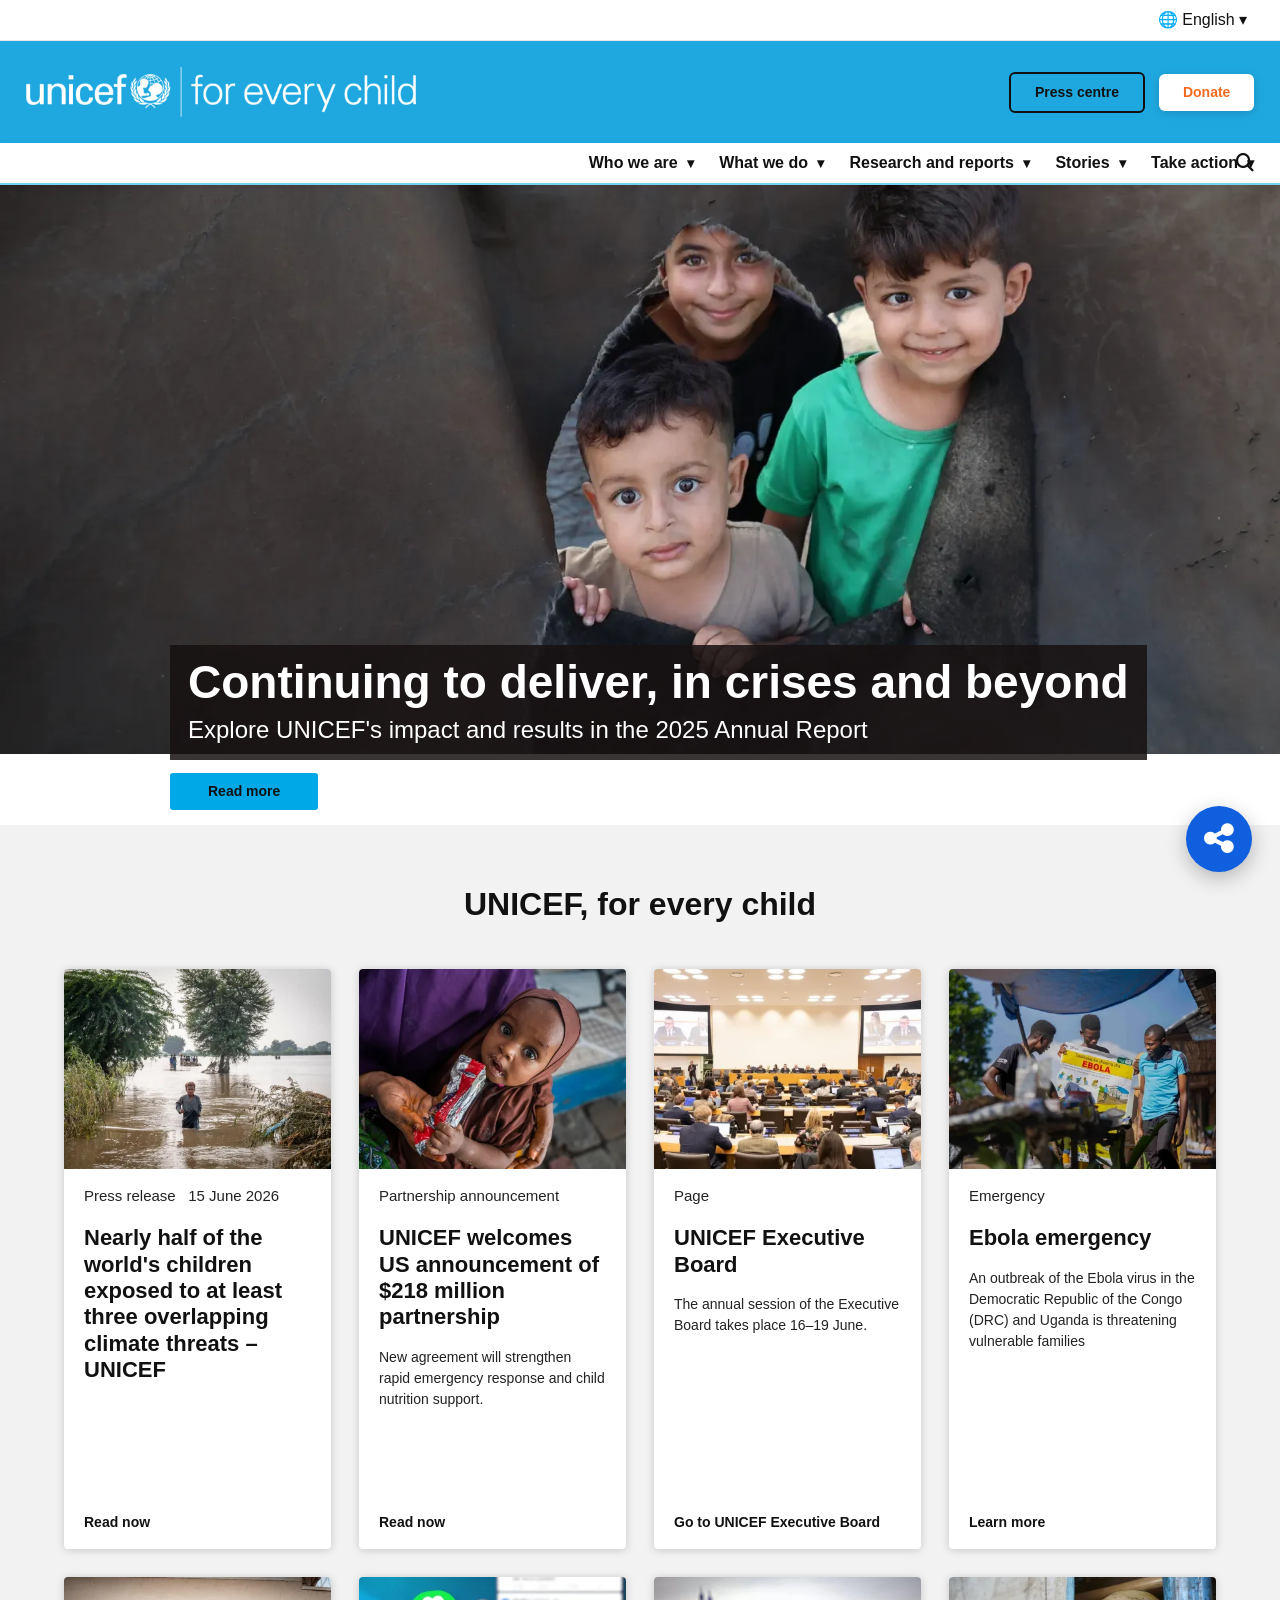
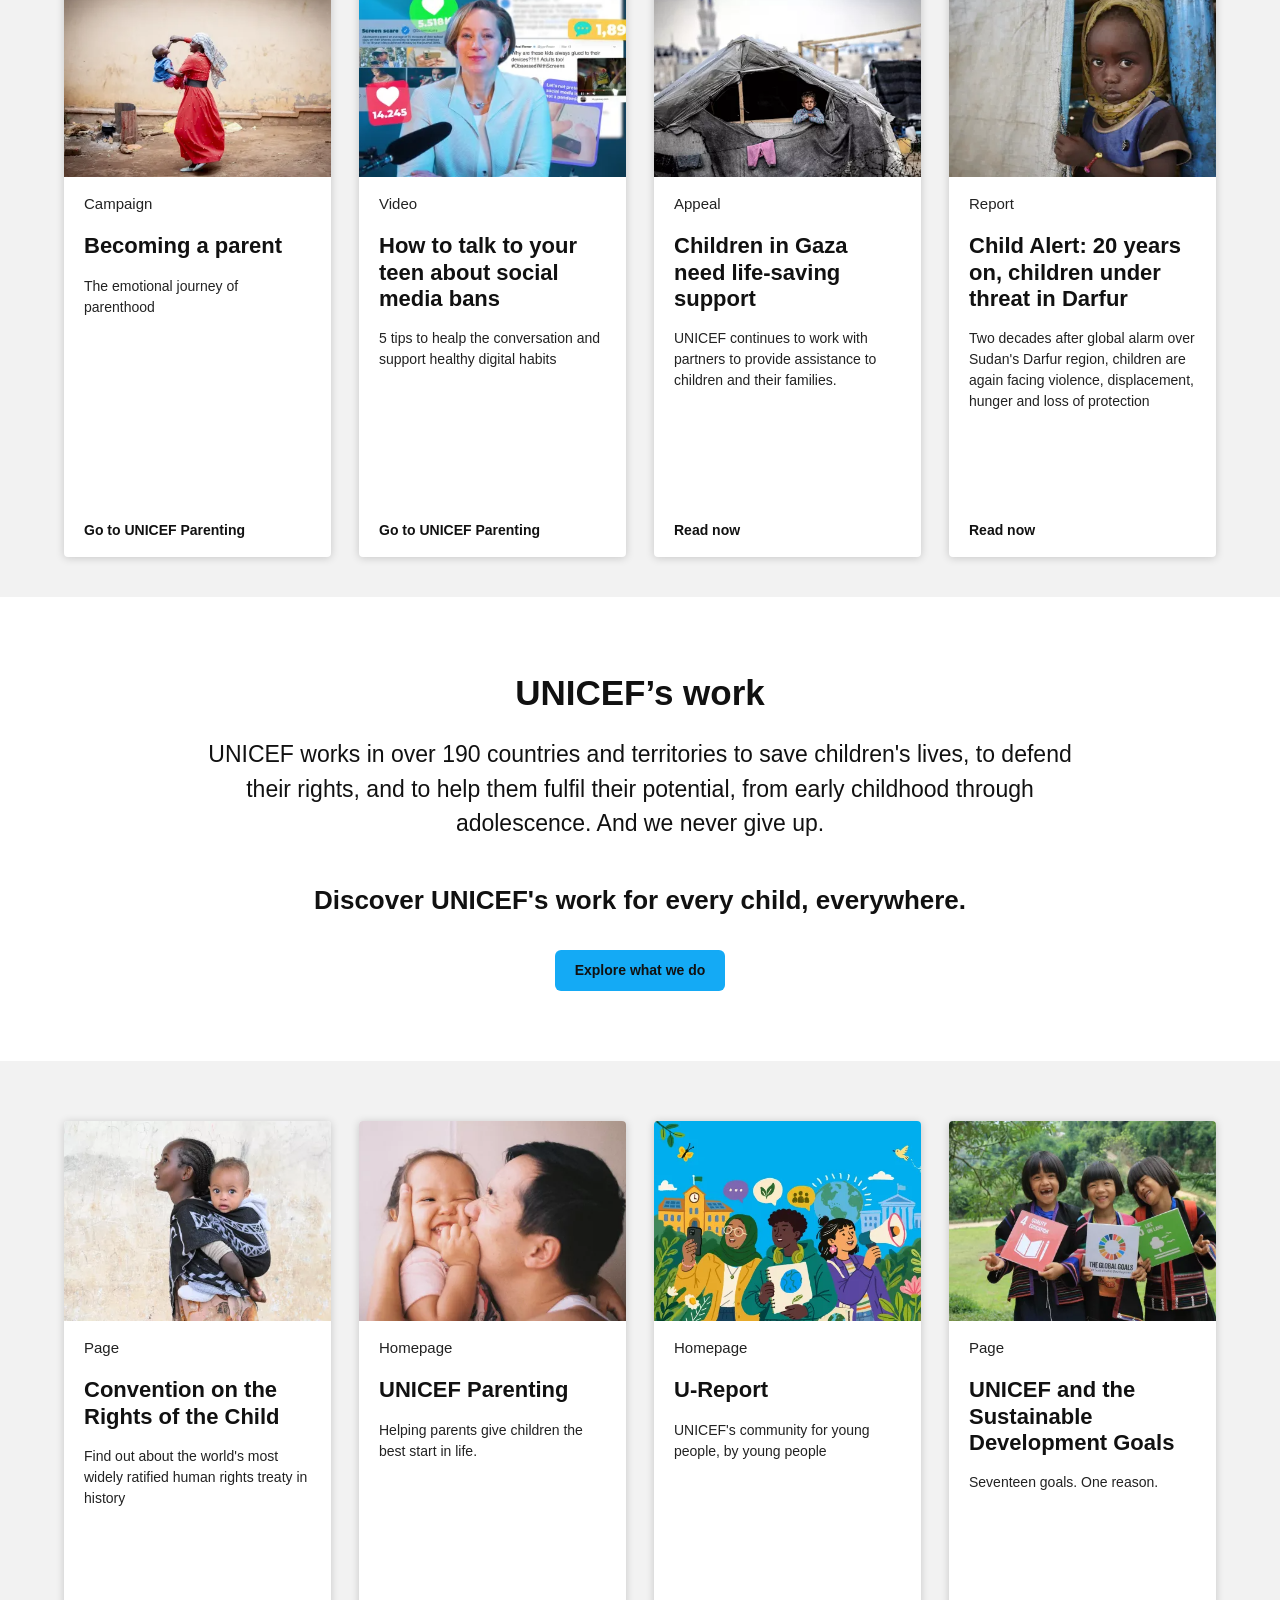
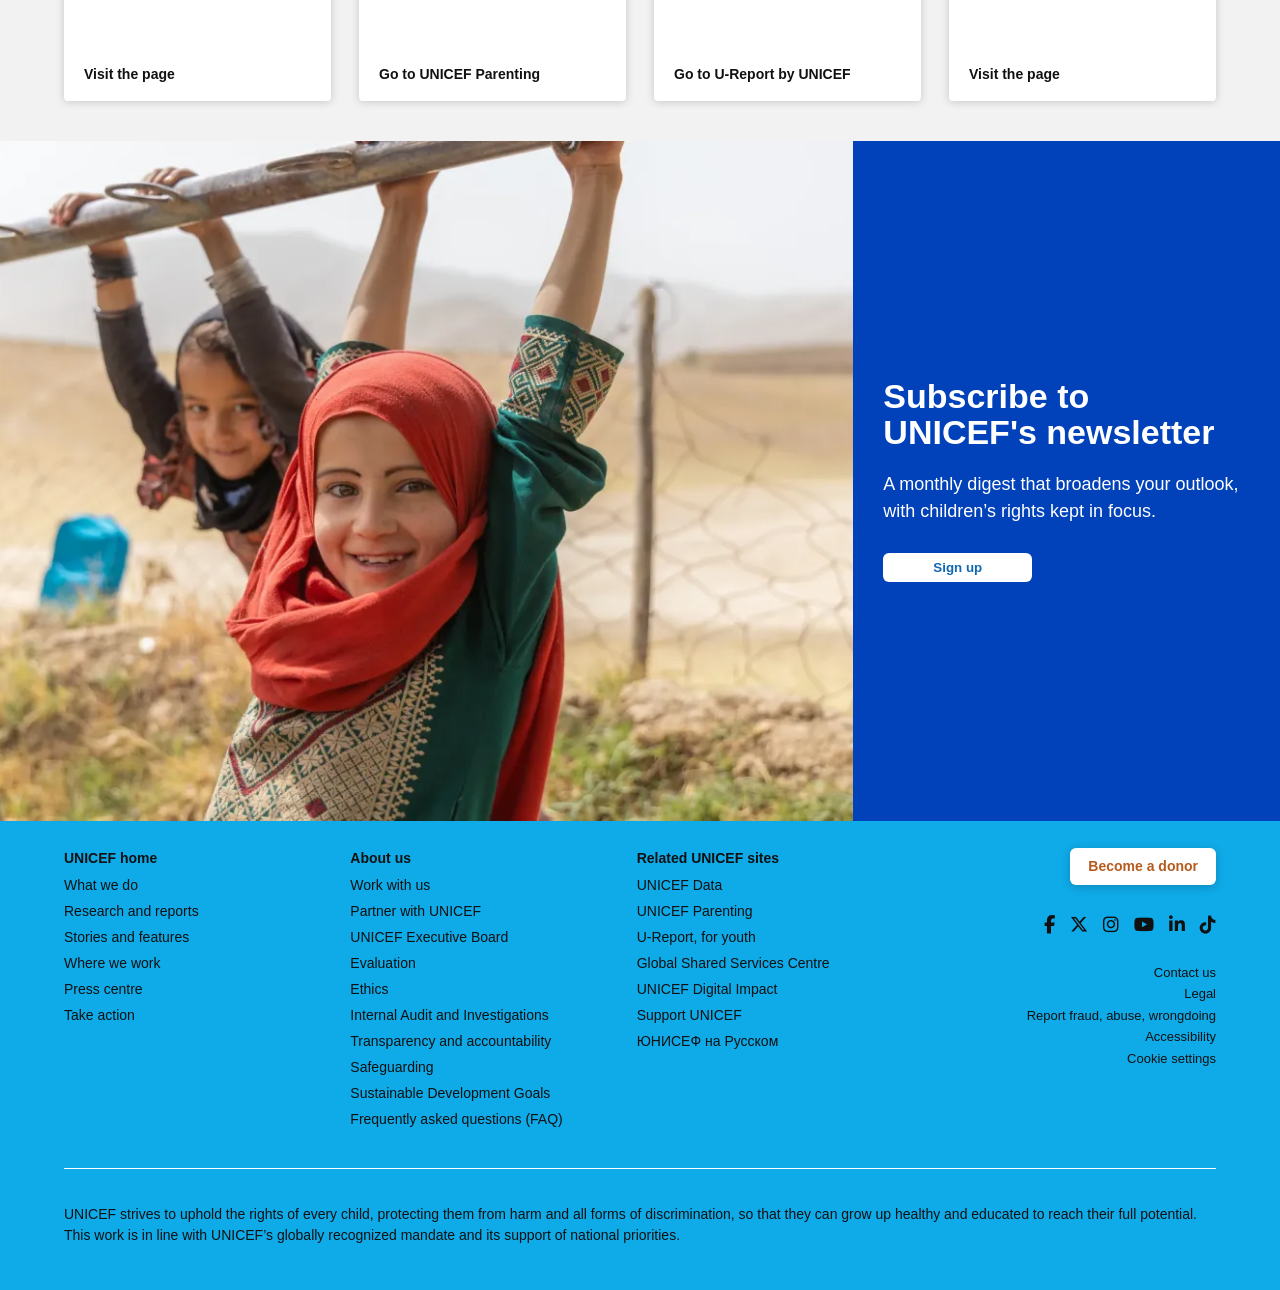
<file: UNICEF/index.html>
<!DOCTYPE html>
<html lang="en">
<head>
  <meta charset="UTF-8" />
  <meta name="viewport" content="width=device-width, initial-scale=1.0" />
  <title>UNICEF Homepage Clone</title>
  <link rel="stylesheet" href="main.css" />
  <link rel="stylesheet" href="https://cdnjs.cloudflare.com/ajax/libs/font-awesome/6.7.2/css/all.min.css">
</head>
<body>

  <!-- TOP LANGUAGE BAR -->
  <div class="topbar">
    <div class="container topbar-inner">
      <div></div>
      <div class="lang">🌐 English ▾</div>
    </div>
  </div>

  <!-- MAIN HEADER -->
  <header class="brand-header">
    <div class="container brand-header-inner">
      <div class="logo">
        <img src="Icons/icons/navbar- icon.webp" alt="">
      </div>

      <div class="header-actions">
        <a href="#" class="btn btn-outline">Press centre</a>
        <a href="#" class="btn btn-light">Donate</a>
      </div>
    </div>
  </header>

  <!-- NAVBAR -->
  <nav class="navbar">
    <div class="container nav-inner">
      <ul class="nav-links">
        <li><a href="#">Who we are <span>▾</span></a></li>
        <li><a href="#">What we do <span>▾</span></a></li>
        <li><a href="#">Research and reports <span>▾</span></a></li>
        <li><a href="#">Stories <span>▾</span></a></li>
        <li><a href="#">Take action <span>▾</span></a></li>
      </ul>
      <a href="#" class="search-icon">
  <i class="fa-solid fa-magnifying-glass"></i>
</a>
    </div>
  </nav>

  <!-- HERO -->
  <section class="hero">
    <img src="Icons/images/Home-page-img.png" alt="Children hero image">
    <div class="hero-overlay">
  <h1>Continuing to deliver, in crises and beyond</h1>
  <p>Explore UNICEF's impact and results in the 2025 Annual Report</p>
</div>

<a href="#" class="hero-btn">Read more</a>
    </div>
  </section>

  <!-- FEATURED CARDS -->
  <section class="section white">
    <div class="container">
      <h2 class="section-title">UNICEF, for every child</h2>

      <div class="card-grid">
        <article class="card">
          <img src="Icons/images/img1.png" alt="Flooding">
          <div class="card-body">
            <p class="meta">Press release &nbsp; 15 June 2026</p>
            <h3>Nearly half of the world's children exposed to at least three overlapping climate threats – UNICEF</h3>
            <a href="#">Read now</a>
          </div>
        </article>

        <article class="card">
          <img src="Icons/images/img2.png" alt="Baby">
          <div class="card-body">
            <p class="meta">Partnership announcement</p>
            <h3>UNICEF welcomes US announcement of $218 million partnership</h3>
            <p>New agreement will strengthen rapid emergency response and child nutrition support.</p>
            <a href="#">Read now</a>
          </div>
        </article>

        <article class="card">
          <img src="Icons/images/img3.png" alt="Meeting hall">
          <div class="card-body">
            <p class="meta">Page</p>
            <h3>UNICEF Executive Board</h3>
            <p>The annual session of the Executive Board takes place 16–19 June.</p>
            <a href="#">Go to UNICEF Executive Board</a>
          </div>
        </article>

        <article class="card">
          <img src="Icons/images/img4.png" alt="Emergency response">
          <div class="card-body">
            <p class="meta">Emergency</p>
            <h3>Ebola emergency</h3>
            <p>An outbreak of the Ebola virus in the Democratic Republic of the Congo (DRC) and Uganda is threatening vulnerable families</p>
            <a href="#">Learn more</a>
          </div>
        </article>

        <article class="card">
          <img src="Icons/images/img5.png" alt="How to talk to your">
          <div class="card-body">
            <p class="meta">Campaign</p>
            <h3>Becoming a parent</h3>
            <p>The emotional journey of parenthood</p>
            <a href="#">Go to UNICEF Parenting</a>
          </div>
        </article>

        <article class="card">
          <img src="Icons/images/img6.png" alt="">
          <div class="card-body">
            <p class="meta">Video</p>
            <h3>How to talk to your teen about social media bans</h3>
            <p>5 tips to healp the conversation and support healthy digital habits</p>
            <a href="#">Go to UNICEF Parenting</a>
          </div>
        </article>

        <article class="card">
          <img src="Icons/images/img7.png" alt="">
          <div class="card-body">
            <p class="meta">Appeal</p>
            <h3>Children in Gaza need life-saving support</h3>
            <p>UNICEF continues to work with partners to provide assistance to children and their families.</p>
            <a href="#">Read now</a>
          </div>
        </article>

        <article class="card">
          <img src="Icons/images/img8.png" alt="">
          <div class="card-body">
            <p class="meta">Report</p>
            <h3>Child Alert: 20 years on, children under threat in Darfur</h3>
            <p>Two decades after global alarm over Sudan's Darfur region, children are again facing violence, displacement, hunger and loss of protection</p>
            <a href="#">Read now</a>
          </div>
        </article>
      </div>
    </div>
  </section>

  <!-- WORK SECTION -->
  <section class="section gray intro-block">
    <div class="container narrow center">
      <h2>UNICEF’s work</h2>
      <p>
        UNICEF works in over 190 countries and territories to save children's lives,
        to defend their rights, and to help them fulfil their potential, from early
        childhood through adolescence. And we never give up.
      </p>
      <h3>Discover UNICEF's work for every child, everywhere.</h3>
      <a href="#" class="btn btn-blue">Explore what we do</a>
    </div>
  </section>

  <!-- SPOTLIGHT -->


  <!-- EXTRA LINKS SECTION -->
  <section class="section white">
    <div class="container">
      <div class="card-grid">
        <article class="card">
          <img src= "Icons/images/img9.png">
          <div class="card-body">
            <p class="meta">Page</p>
            <h3>Convention on the Rights of the Child</h3>
            <p>Find out about the world's most widely ratified human rights treaty in history</p>
            <a href="#">Visit the page</a>
          </div>
        </article>

        <article class="card">
          <img src="Icons/images/img10.png" alt="Parenting">
          <div class="card-body">
            <p class="meta">Homepage</p>
            <h3>UNICEF Parenting</h3>
            <p>Helping parents give children the best start in life.</p>
            <a href="#">Go to UNICEF Parenting</a>
          </div>
        </article>

        <article class="card">
          <img src="Icons/images/img11.png">
          <div class="card-body">
            <p class="meta">Homepage</p>
            <h3>U-Report</h3>
            <p>UNICEF's community for young people, by young people</p>
            <a href="#">Go to U-Report by UNICEF</a>
          </div>
        </article>

        <article class="card">
          <img src="Icons/images/img12.png" alt="SDG">
          <div class="card-body">
            <p class="meta">Page</p>
            <h3>UNICEF and the Sustainable Development Goals</h3>
            <p>Seventeen goals. One reason.</p>
            <a href="#">Visit the page</a>
          </div>
        </article>
      </div>
    </div>
  </section>

  <!-- NEWSLETTER SECTION -->
  <section class="newsletter">
    <div class="newsletter-image">
      <img src="Icons/images/Home-page-img2.png" alt="Children holding bar">
    </div>
    <div class="newsletter-box">
      <h2>Subscribe to<br> UNICEF's newsletter</h2>
      <p>A monthly digest that broadens your outlook, with children’s rights kept in focus.</p>
      <a href="#" class="btn btn-light-blue">Sign up</a>
    </div>
  </section>

  <!-- FOOTER -->
  <footer class="footer">
    <div class="container footer-grid">
      <div>
        <h4>UNICEF home</h4>
        <ul>
          <li><a href="#">What we do</a></li>
          <li><a href="#">Research and reports</a></li>
          <li><a href="#">Stories and features</a></li>
          <li><a href="#">Where we work</a></li>
          <li><a href="#">Press centre</a></li>
          <li><a href="#">Take action</a></li>
        </ul>
      </div>

      <div>
        <h4>About us</h4>
        <ul>
          <li><a href="#">Work with us</a></li>
          <li><a href="#">Partner with UNICEF</a></li>
          <li><a href="#">UNICEF Executive Board</a></li>
          <li><a href="#">Evaluation</a></li>
          <li><a href="#">Ethics</a></li>
          <li><a href="#">Internal Audit and Investigations</a></li>
          <li><a href="#">Transparency and accountability</a></li>
          <li><a href="#">Safeguarding</a></li>
          <li><a href="#">Sustainable Development Goals</a></li>
          <li><a href="#">Frequently asked questions (FAQ)</a></li>
        </ul>
      </div>

      <div>
        <h4>Related UNICEF sites</h4>
        <ul>
          <li><a href="#">UNICEF Data</a></li>
          <li><a href="#">UNICEF Parenting</a></li>
          <li><a href="#">U-Report, for youth</a></li>
          <li><a href="#">Global Shared Services Centre</a></li>
          <li><a href="#">UNICEF Digital Impact</a></li>
          <li><a href="#">Support UNICEF</a></li>
          <li><a href="#">ЮНИСЕФ на Русском</a></li>
        </ul>
      </div>

      <div class="footer-right">
        <a href="#" class="btn btn-footer">Become a donor</a>
        <div class="socials">
          <a href="#"><i class="fa-brands fa-facebook-f"></i></a>
  <a href="#"><i class="fa-brands fa-x-twitter"></i></a>
  <a href="#"><i class="fa-brands fa-instagram"></i></a>
  <a href="#"><i class="fa-brands fa-youtube"></i></a>
  <a href="#"><i class="fa-brands fa-linkedin-in"></i></a>
  <a href="#"><i class="fa-brands fa-tiktok"></i></a>
        </div>
        <ul class="footer-links">
          <li><a href="#">Contact us</a></li>
          <li><a href="#">Legal</a></li>
          <li><a href="#">Report fraud, abuse, wrongdoing</a></li>
          <li><a href="#">Accessibility</a></li>
          <li><a href="#">Cookie settings</a></li>
        </ul>
      </div>
    </div>

    <div class="container footer-bottom">
      <p>
        UNICEF strives to uphold the rights of every child, protecting them from harm and all forms of discrimination, so that they can grow up healthy and educated to reach their full potential. This work is in line with UNICEF’s globally recognized mandate and its support of national priorities.
      </p>
    </div>
  </footer>

  <!-- FLOATING SHARE BUTTON -->
  <a href="#" class="share-btn">
  <i class="fa-solid fa-share-nodes"></i>
</a>

</body>
</html>
</file>
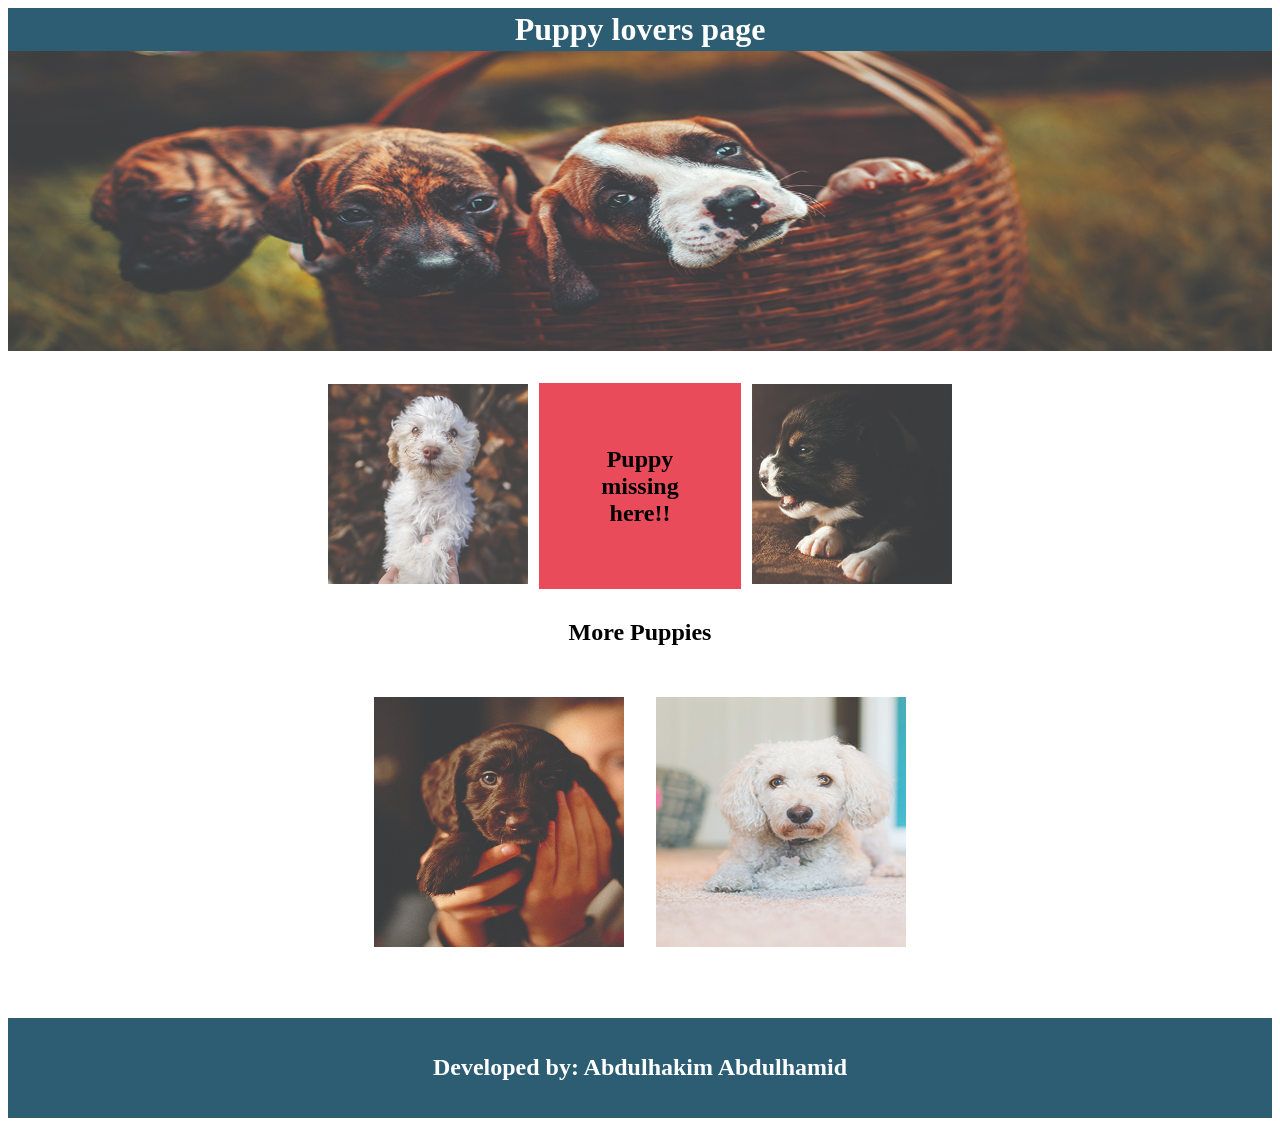
<file: Puppy/puppylover.html>
<!DOCTYPE html>
<html>
<head>
    <title>Puppy Lovers Page</title>
</head>
<body>

    <!-- Header -->
    <table width="100%" bgcolor="#2c5d73">
        <tr>
            <td align="center">
                <font color="white" size="6"><b>Puppy lovers page</b></font>
            </td>
        </tr>
    </table>

    <!-- 1st Image -->
    <img src="banner-puppies.jpg" width="100%" height="300">

    <!-- First Section -->
    <br><br>
    <table align="center" cellspacing="10">
        <tr>
            <td>
                <img src="puppy-1.jpg" width="200" height="200">
            </td>

            <td bgcolor="#e94b5a" align="center" width="200" height="200">
                <font size="5"><b>Puppy<br>missing<br>here!!</b></font>
            </td>

            <td>
                <img src="puppy-2.jpg" width="200" height="200">
            </td>
        </tr>
    </table>

    <!-- More Puppies Title -->
    <h2 align="center">More Puppies</h2>

    <!-- Second Section -->
    <table align="center" cellspacing="30">
        <tr>
            <td>
                <img src="puppy-3.jpg" width="250" height="250">
            </td>

            <td>
                <img src="puppy-4.jpg" width="250" height="250">
            </td>
        </tr>
    </table>

    <!-- Footer -->
    <br><br>
    <table width="100%" height="100" bgcolor="#2c5d73">
        <tr>
            <td align="center">
                <font color="white" size="5">
                    <b>Developed by: Abdulhakim Abdulhamid</b>
                </font>
            </td>
        </tr>
    </table>
</body>
</html>
</file>
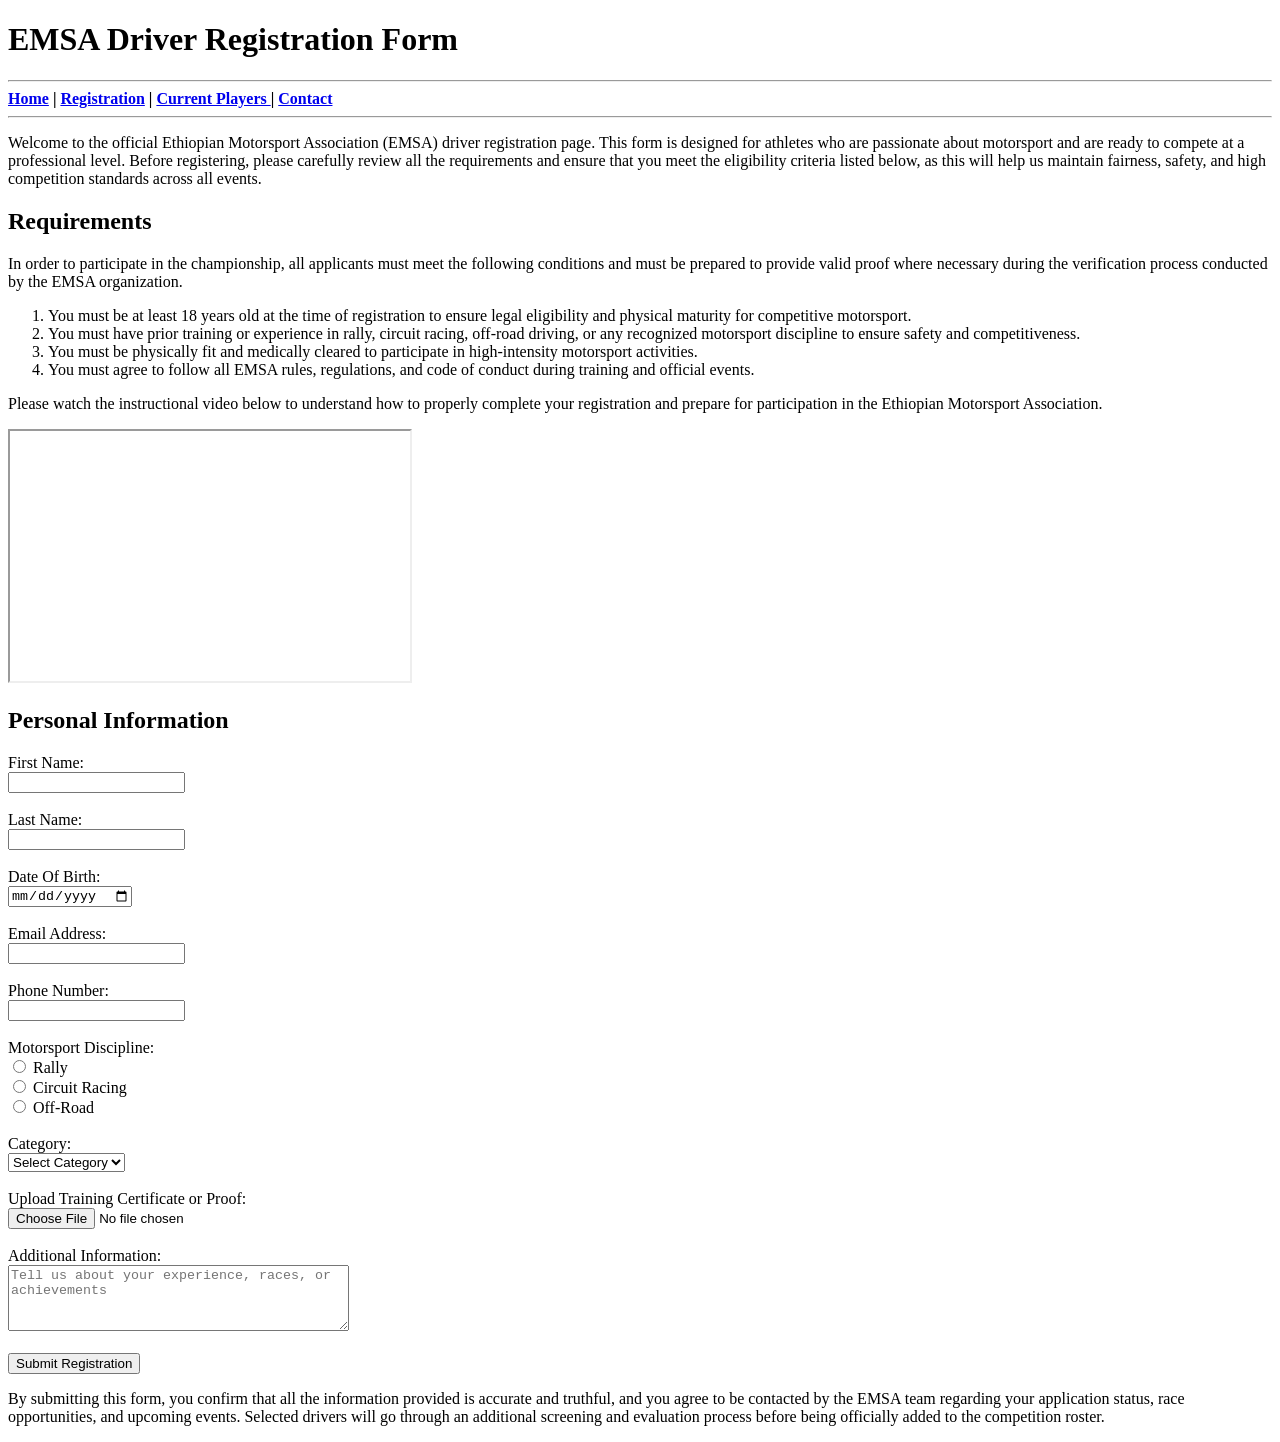
<file: USYouWant/registration.html>
<!DOCTYPE html>
<html lang='en'>
<head>
    <meta charset='utf-8'>
    <meta name='viewport' content='width=device-width, initial-scale=1'>
    <title>Registration for EMSA</title>
</head>

<body>

    <h1>EMSA Driver Registration Form</h1>
    <hr>
        <b>
        <a href="homepage.html">Home</a> |
        <a href="registration.html">Registration</a> |
        <a href="currentplayers.html">Current Players </a>|
        <a href="homepage.html#contactus">Contact</a>
        </b>
    <hr>
    <p>
        Welcome to the official Ethiopian Motorsport Association (EMSA) driver registration page. This form is designed for athletes who are passionate about motorsport and are ready to compete at a professional level. Before registering, please carefully review all the requirements and ensure that you meet the eligibility criteria listed below, as this will help us maintain fairness, safety, and high competition standards across all events.
    </p>

    <h2>Requirements</h2>
    <p>
        In order to participate in the championship, all applicants must meet the following conditions and must be prepared to provide valid proof where necessary during the verification process conducted by the EMSA organization.
    </p>

    <ol>
        <li>You must be at least 18 years old at the time of registration to ensure legal eligibility and physical maturity for competitive motorsport.</li>
        <li>You must have prior training or experience in rally, circuit racing, off-road driving, or any recognized motorsport discipline to ensure safety and competitiveness.</li>
        <li>You must be physically fit and medically cleared to participate in high-intensity motorsport activities.</li>
        <li>You must agree to follow all EMSA rules, regulations, and code of conduct during training and official events.</li>
    </ol>

    <p>
        Please watch the instructional video below to understand how to properly complete your registration and prepare for participation in the Ethiopian Motorsport Association.
    </p>

    <iframe width="400" height="250" src="https://www.youtube.com/embed/dQw4w9" title="Registration Guide"></iframe>

    <h2>Personal Information</h2>

    <form>
        First Name:<br>
        <input type="text" name="First" required>
        <br><br>

        Last Name:<br>
        <input type="text" name="Last" required>
        <br><br>

        Date Of Birth:<br>
        <input type="date" name="Birth" required>
        <br><br>

        Email Address:<br>
        <input type="email" name="Email" required>
        <br><br>

        Phone Number:<br>
        <input type="tel" name="Phone" required>
        <br><br>

        Motorsport Discipline:<br>
        <input type="radio" name="Style" value="Rally" required> Rally<br>
        <input type="radio" name="Style" value="Circuit Racing"> Circuit Racing<br>
        <input type="radio" name="Style" value="Off-Road"> Off-Road<br><br>

        Category:<br>
    <select name="Category" required>
    <option value="" selected hidden>Select Category</option>
    <option>Juniors</option>
    <option>Seniors</option>
    <option>Open Class</option>
    </select>
<br><br>

        Upload Training Certificate or Proof:<br>
        <input type="file" name="Certificate" required>
        <br><br>

        Additional Information:<br>
        <textarea rows="4" cols="40" placeholder="Tell us about your experience, races, or achievements"></textarea>
        <br><br>

        <input type="submit" value="Submit Registration">
    </form>

    <p>
        By submitting this form, you confirm that all the information provided is accurate and truthful, and you agree to be contacted by the EMSA team regarding your application status, race opportunities, and upcoming events. Selected drivers will go through an additional screening and evaluation process before being officially added to the competition roster.
    </p>

</body>
</html>
</file>
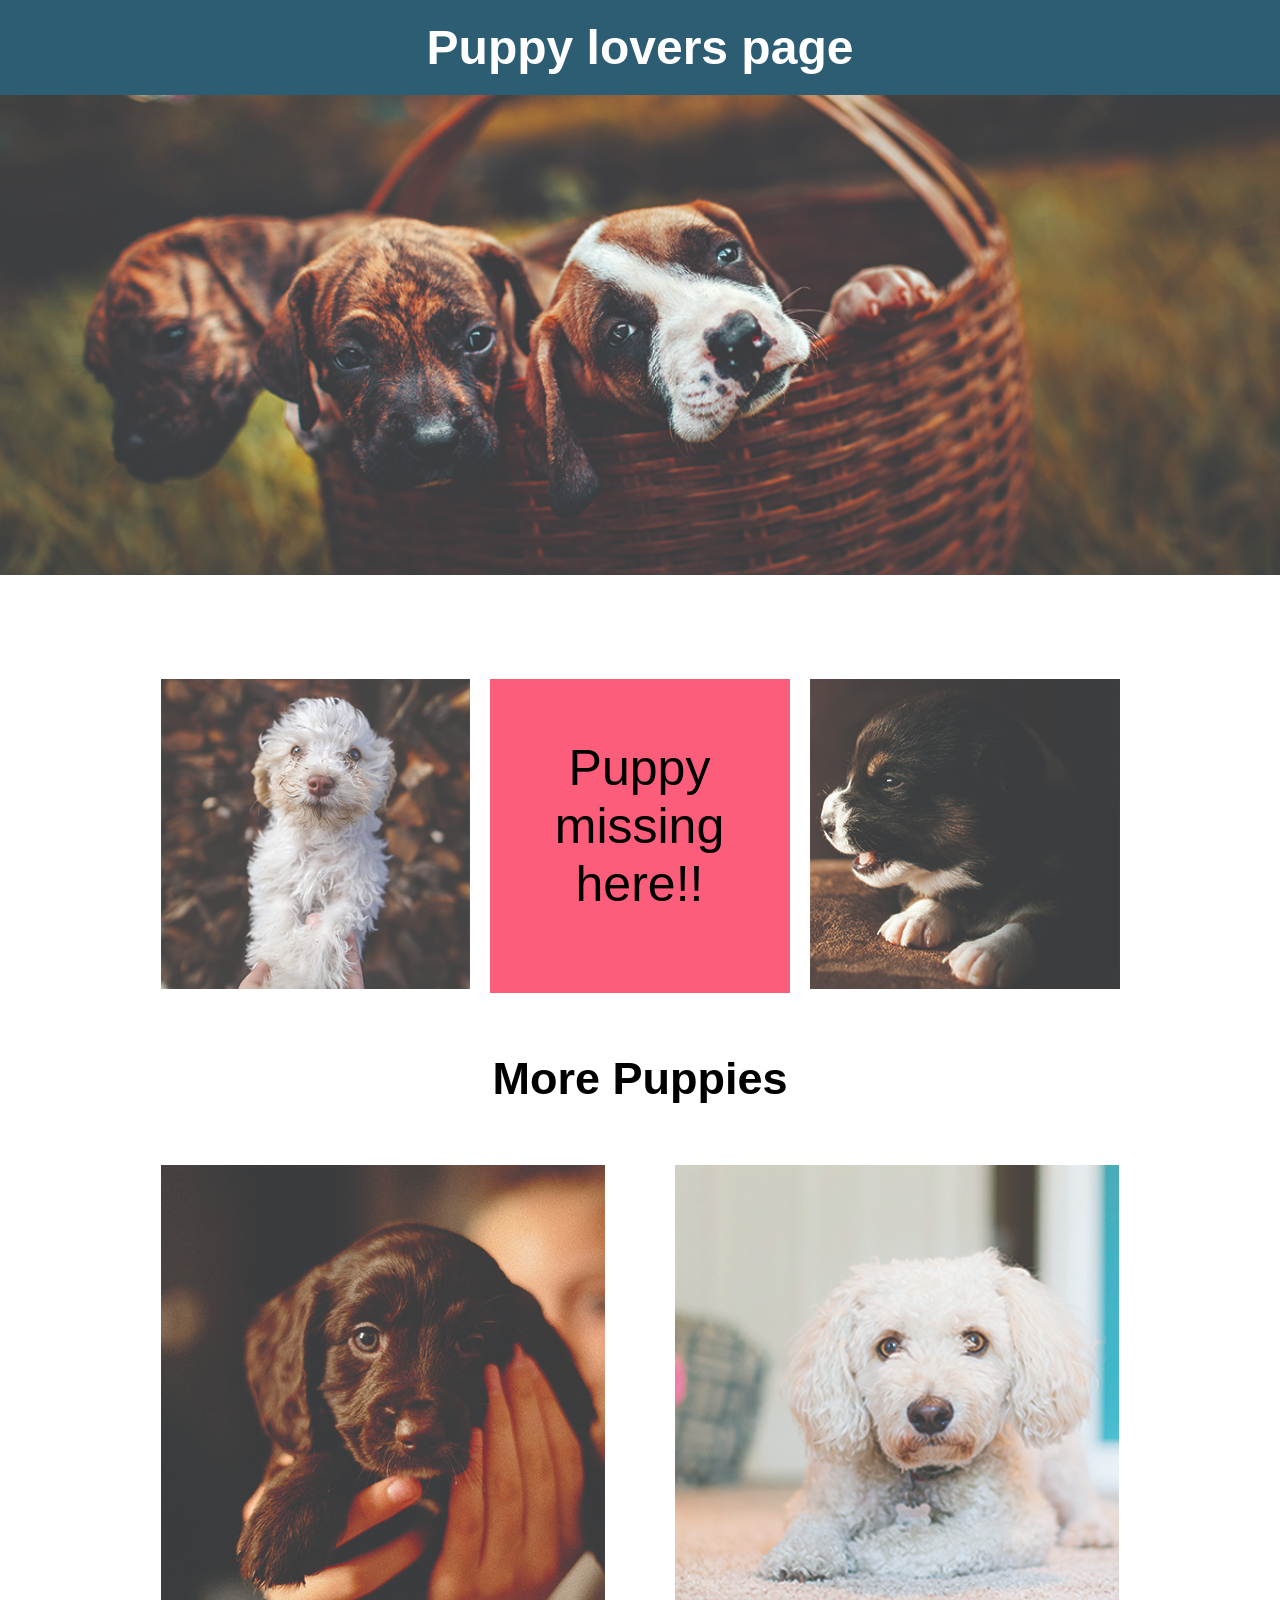
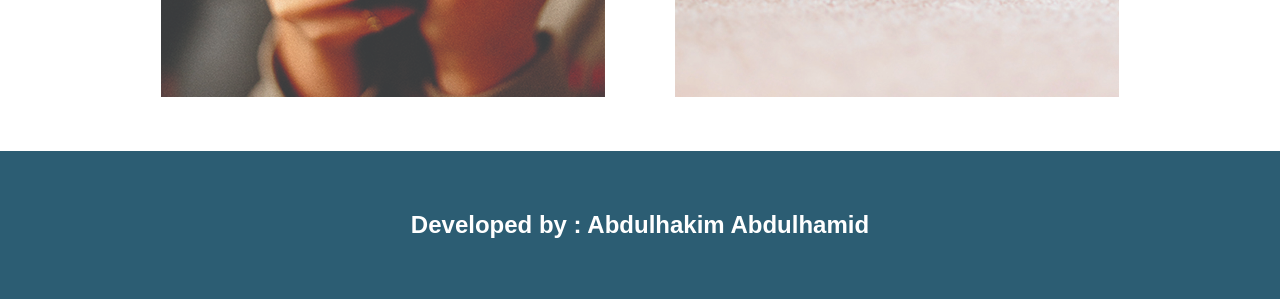
<file: Puppy Lover WEB/Puppy Lover WEB/home.html>
<!DOCTYPE html>
<html lang='en'>
<head>
    <meta charset='utf-8'>
    <meta name='viewport' content='width=device-width, initial-scale=1'>
    <title>Page Title</title>
    <link rel='stylesheet' href='style.css'>
</head>
<body>
    <header class="header-wrapper">
        <h1>
            <p>Puppy lovers page</p>
        </h1>
    </header>
    <section class="first-section">
        <img class="banner-image" src="Puupy lovers/banner-puppies.jpg" alt="Puppies">
    </section>
    <section class="second-section">
        <div class="puppy-image">
            <img src="Puupy lovers/puppy-1.jpg" alt="Puppy 1">
        </div>
        <div class="missing-puppy">
            <p>Puppy<br>missing<br>here!!</p>
        </div>
        <div class="puppy-image">
            <img src="Puupy lovers/puppy-2.jpg" alt="Puppy 2">
        </div>
    </section>
    <section class="third-section">
        <p>More Puppies</p>
    </section>
    <section class="fourth-section">
        <div class="fourth-image">
            <img class="more-puppies" src="Puupy lovers/puppy-3.jpg" alt="More Puppies">
        </div>
        <div class="fifth-image">
            <img class="more-puppies" src="Puupy lovers/puppy-4.jpg" alt="More Puppies 2">
        </div>
    </section>
    <footer class="footer-wrapper">
        <p>Developed by : Abdulhakim Abdulhamid</p>
    </footer>
</body>
</html>
</file>
<file: UNICEF/main.css>
* {
  margin: 0;
  padding: 0;
  box-sizing: border-box;
}

body {
  font-family: "Roboto", Arial, sans-serif;
  color: #111;
  background: #fff;
  line-height: 1.5;
}

img {
  width: 100%;
  display: block;
}

a {
  text-decoration: none;
  color: inherit;
}

ul {
  list-style: none;
}

.container {
  width: 90%;
  max-width: 1180px;
  margin: auto;
}

.brand-header .container,
.navbar .container {
  width: 96%;
  max-width: none;
}

.topbar {
  background: #fff;
  padding: 8px 0;
  border-bottom: 1px solid #e7e7e7;
}

.topbar-inner {
  display: flex;
  justify-content: flex-end;
  align-items: center;
  padding-right: 20px;
}

.topbar .container {
  width: 98%;
  max-width: none;
}

.lang {
  font-size: 16px;
}

.brand-header {
  background: #1fa8e0;
  padding: 26px 0;
}

.brand-header-inner {
  display: flex;
  justify-content: space-between;
  align-items: center;
}

.logo {
  display: flex;
  align-items: center;
  color: #fff;
  gap: 14px;
  flex-wrap: wrap;
}

.logo img {
    height: auto;
    max-width: 390px;
}


.logo-main {
  font-size: 34px;
  font-weight: 700;
  text-transform: lowercase;
  line-height: 1;
}

.logo-divider {
  width: 2px;
  height: 40px;
  background: rgba(255,255,255,0.7);
}

.logo-sub {
  font-size: 28px;
  font-weight: 300;
}

.header-actions {
  display: flex;
  gap: 14px;
  align-items: center;
}

.btn {
  display: inline-block;
  padding: 8px 24px;
  border-radius: 6px;
  font-weight: 700;
  font-size: 14px;
  transition: 0.3s;
}

.btn-outline {
  border: 2px solid #111;
  background: transparent;
  color: #111;
}

.btn-light {
  background: #fff;
  color: #f26a21;
  box-shadow: 0 2px 10px rgba(0,0,0,0.15);
}

.btn-blue {
  background: #14aaf5;
  color: #111;
}

.btn-light-blue {
  background: #fff;
  color: #1267b3;
}

.btn-footer {
   width: fit-content;
  margin-left: auto;
  margin-bottom: 1px;
  background: #fff;
  color: #b65a1c;
  padding: 8px 18px;
  box-shadow: 0 2px 10px rgba(0,0,0,0.2);
}

.navbar {
  background: #fff;
  border-bottom: 2px solid #79d3ef;
  box-shadow: 0 2px 6px rgba(0,0,0,0.08);
  position: sticky;
  top: 0;
  z-index: 1000;
}

.nav-inner {
  display: flex;
  justify-content: flex-end;
  position: relative;
  align-items: center;
  min-height: 40px;
}

.nav-links {
  display: flex;
  gap: 25px;
  align-items: center;
}

.nav-links a {
  font-size: 16px;
  font-weight: 700;
}

.nav-links span {
  font-size: 14px;
  margin-left: 5px;
}

.search-icon {
  font-size: 18px;
  position: absolute;
  right: 0;
  margin-left: 25px;
  font-weight: bold;
}

.hero {
  position: relative;
  min-height: 640px;
  overflow: hidden;
}

.hero img {
  height: 100%;
  object-fit: cover;
}

.hero-overlay {
   position: absolute;
  left: 170px;
  bottom: 65px;
  background: rgba(23, 17, 17, 0.85);
  color: #fff;
  padding: 12px 18px;
  max-width: 1120px;
}

.hero-overlay h1 {
  font-size: 46px;
  line-height: 1.1;
  margin-bottom: 5px;
  font-weight: 700;
}

.hero-overlay p {
  font-size: 24px;
  margin-bottom: 0;
}
.hero-btn {
  position: absolute;
  left: 170px;
  bottom: 15px;

  background: #00a8e8;
  color: #111;

  padding: 8px 38px;
  border-radius: 3px;

  font-size: 14px;
  font-weight: 700;

  display: inline-block;
}

.hero-btn:hover {
  background: #0096cf;
}
.section {
  padding: 70px 0;
}

.section.white {
  background: #f2f2f2;
  padding-top: 60px;
  padding-bottom: 40px;
}

.section.gray {
  background: #fff;
}

.section-title {
  text-align: center;
  font-size: 32px;
  line-height: 1.2;
  margin-bottom: 45px;
  font-weight: 650;
}

.section-subtitle {
  text-align: center;
  font-size: 24px;
  margin-bottom: 50px;
}

.card-grid {
  display: grid;
  grid-template-columns: repeat(4, 1fr);
  gap: 28px;
}

.card {
  background: #fff;
  box-shadow: 0 1px 8px rgba(0,0,0,0.18);
  border-radius: 4px;
  overflow: hidden;
  display: flex;
  flex-direction: column;
  min-height: 580px;
}

.card img {
  height: 200px;
  object-fit: cover;
}

.card-body {
  padding: 16px 20px;
  display: flex;
  flex-direction: column;
  flex: 1;
  height: 100%;
}

.meta {
  font-size: 15px;
  color: #222;
  margin-bottom: 18px;
}

.card h3 {
  font-size: 22px;
  line-height: 1.2;
  margin-bottom: 16px;
  font-weight: 700;
}

.card p:not(.meta) {
  font-size: 14px;
  line-height: 1.5;
  color: #222;
  margin-bottom: 18px;
}

.card a {
  margin-top: auto;
  font-size: 14px;
  font-weight: 700;
}

.intro-block .narrow {
  max-width: 980px;
}
.intro-block .btn {
  padding: 10px 20px;
  font-size: 14px;
}

.center {
  text-align: center;
}

.intro-block h2 {
  font-size: 35px;
  margin-bottom: 18px;
}

.intro-block p {
  font-size: 23px;
  max-width: 880px;
  margin: 0 auto 40px;
}

.intro-block h3 {
  font-size: 26px;
  margin-bottom: 30px;
}

.newsletter {
  display: grid;
  grid-template-columns: 2fr 1fr;
  min-height: 680px;
}

.newsletter-image img {
  width: 100%;
  height: 100%;
  object-fit: cover;
}

.newsletter-box {
  background: #0142ba;
  color: #fff;
  padding: 90px 30px;
  display: flex;
  flex-direction: column;
  justify-content: center;
}
.newsletter-box .btn {
  align-self: flex-start;
  padding: 5px 50px;
  font-size: smaller;
}

.newsletter-box h2 {
  font-size:34px;
  line-height: 1.05;
  margin-bottom: 20px;
}

.newsletter-box p {
  font-size: 18px;
  margin-bottom: 28px;
}

.footer {
  background: #0faae8;
  color: #111;
  padding: 27px 0 30px;
}

.footer-grid {
  display: grid;
  grid-template-columns: 1fr 1fr 1fr 1.1fr;
  gap: 20px;
}

.footer h4 {
  font-size: 14px;
  margin-bottom: 4px;
  font-weight: 650;
  font-family: Arial, Helvetica, sans-serif;

}

.footer li {
  margin-bottom: 2px;
}

.footer a {
  font-size: 14px;
}

.footer-right {
  display: flex;
  flex-direction: column;
  align-items: flex-end;
}

.socials {
  display: flex;
  justify-content: flex-end;
  gap: 15px;
  margin: 26px 0 24px;
}
.socials a {
  font-size: 18px;
  color: #111;
  transition: 0.3s;
}
.socials a:hover {
  transform: translateY(-2px);
}

.footer-links li {
  margin-bottom: 2px;
  display: flex;
  flex-direction: row-reverse;
  text-align: right;
}
.footer-links a {
  font-size: 13px;

}

.footer-bottom {
  border-top: 1.59px solid rgb(255, 255, 255);
  margin-top: 35px;
  padding-top: 35px;
}

.footer-bottom p {
  max-width: 1200px;
  font-size: 14px;
  margin-bottom: 14px;
}

.share-btn {
  position: fixed;
  right: 28px;
  bottom: 28px;
  width: 66px;
  height: 66px;
  background: #0f5fde;
  color: #fff;
  border-radius: 50%;
  display: flex;
  justify-content: center;
  align-items: center;
  font-size: 34px;
  box-shadow: 0 6px 20px rgba(0,0,0,0.25);
  z-index: 2000;
}

@media (max-width: 1100px) {
  .card-grid {
    grid-template-columns: repeat(2, 1fr);
  }

  .footer-grid {
    grid-template-columns: repeat(2, 1fr);
  }

  .newsletter {
    grid-template-columns: 1fr;
  }

  .newsletter-box {
    padding: 60px 30px;
  }

  .hero-overlay h1 {
    font-size: 48px;
  }

  .hero-overlay p {
    font-size: 20px;
  }

  .section-title,
  .intro-block h2,
  .newsletter-box h2 {
    font-size: 32px;
  }

  .intro-block h3 {
    font-size: 32px;
  }
}

@media (max-width: 768px) {
  .brand-header-inner,
  .nav-inner,
  .topbar-inner {
    flex-direction: column;
    gap: 16px;
  }

  .logo {
    justify-content: center;
    text-align: center;
  }

  .logo img {
    width: auto;
    height: 75px;
}

  .logo-main {
    font-size: 40px;
  }

  .logo-sub {
    font-size: 24px;
  }

  .logo-divider {
    display: none;
  }

  .header-actions {
    flex-wrap: wrap;
    justify-content: center;
  }

  .nav-links {
    flex-wrap: wrap;
    justify-content: center;
    gap: 18px;
  }

  .nav-links a {
    font-size: 17px;
  }

  .search-icon {
    font-size: 28px;
  }

  .hero {
    min-height: 500px;
  }

  .hero img {
    height: 500px;
  }

  .hero-overlay {
    left: 20px;
    right: 20px;
    bottom: 25px;
    max-width: none;
  }

  .hero-overlay h1 {
    font-size: 34px;
  }

  .hero-overlay p {
    font-size: 18px;
  }

  .card-grid,
  .footer-grid {
    grid-template-columns: 1fr;
  }

  .card {
    min-height: auto;
  }

  .card img {
    height: 220px;
  }

  .section-title,
  .intro-block h2,
  .newsletter-box h2 {
    font-size: 34px;
  }

  .section-subtitle,
  .intro-block p,
  .newsletter-box p {
    font-size: 18px;
  }

  .intro-block h3 {
    font-size: 26px;
  }

  .btn {
    font-size: 16px;
    padding: 12px 20px;
  }
}
</file>
<file: Puppy Lover WEB/Puppy Lover WEB/style.css>
*{
    margin: 0;
    padding: 0;
    font-family: 'Arial', sans-serif;
}
.header-wrapper{
    background-color: #2c5d73;
    color: white;
    padding: 20px;
    text-align: center;
    font-size:1.5em;
    font-weight:bold;
}
.banner-image{
    width: 100%;
    height: auto;
}
.second-section {
    display: flex;
    justify-content: center;
    gap: 20px;
    padding-top: 100px;
}
.missing-puppy{
    padding-top: 60px;
    text-align: center;
    background-color: #FC5D7A;
    width: 300px;
    font-size: 50px;
    color:black;
}
.third-section{
    padding: 60px;
    text-align: center;
    font-size:45px;
    font-weight:bold;
}
.fourth-section{
    display: flex;
    justify-content: center;
    gap: 70px;
    padding-bottom: 50px;
}
.footer-wrapper{
    padding: 60px;
    background-color: #2c5d73;
    color: white;
    text-align: center;
    font-size:1.5em;
    font-weight:bold;
}
</file>
